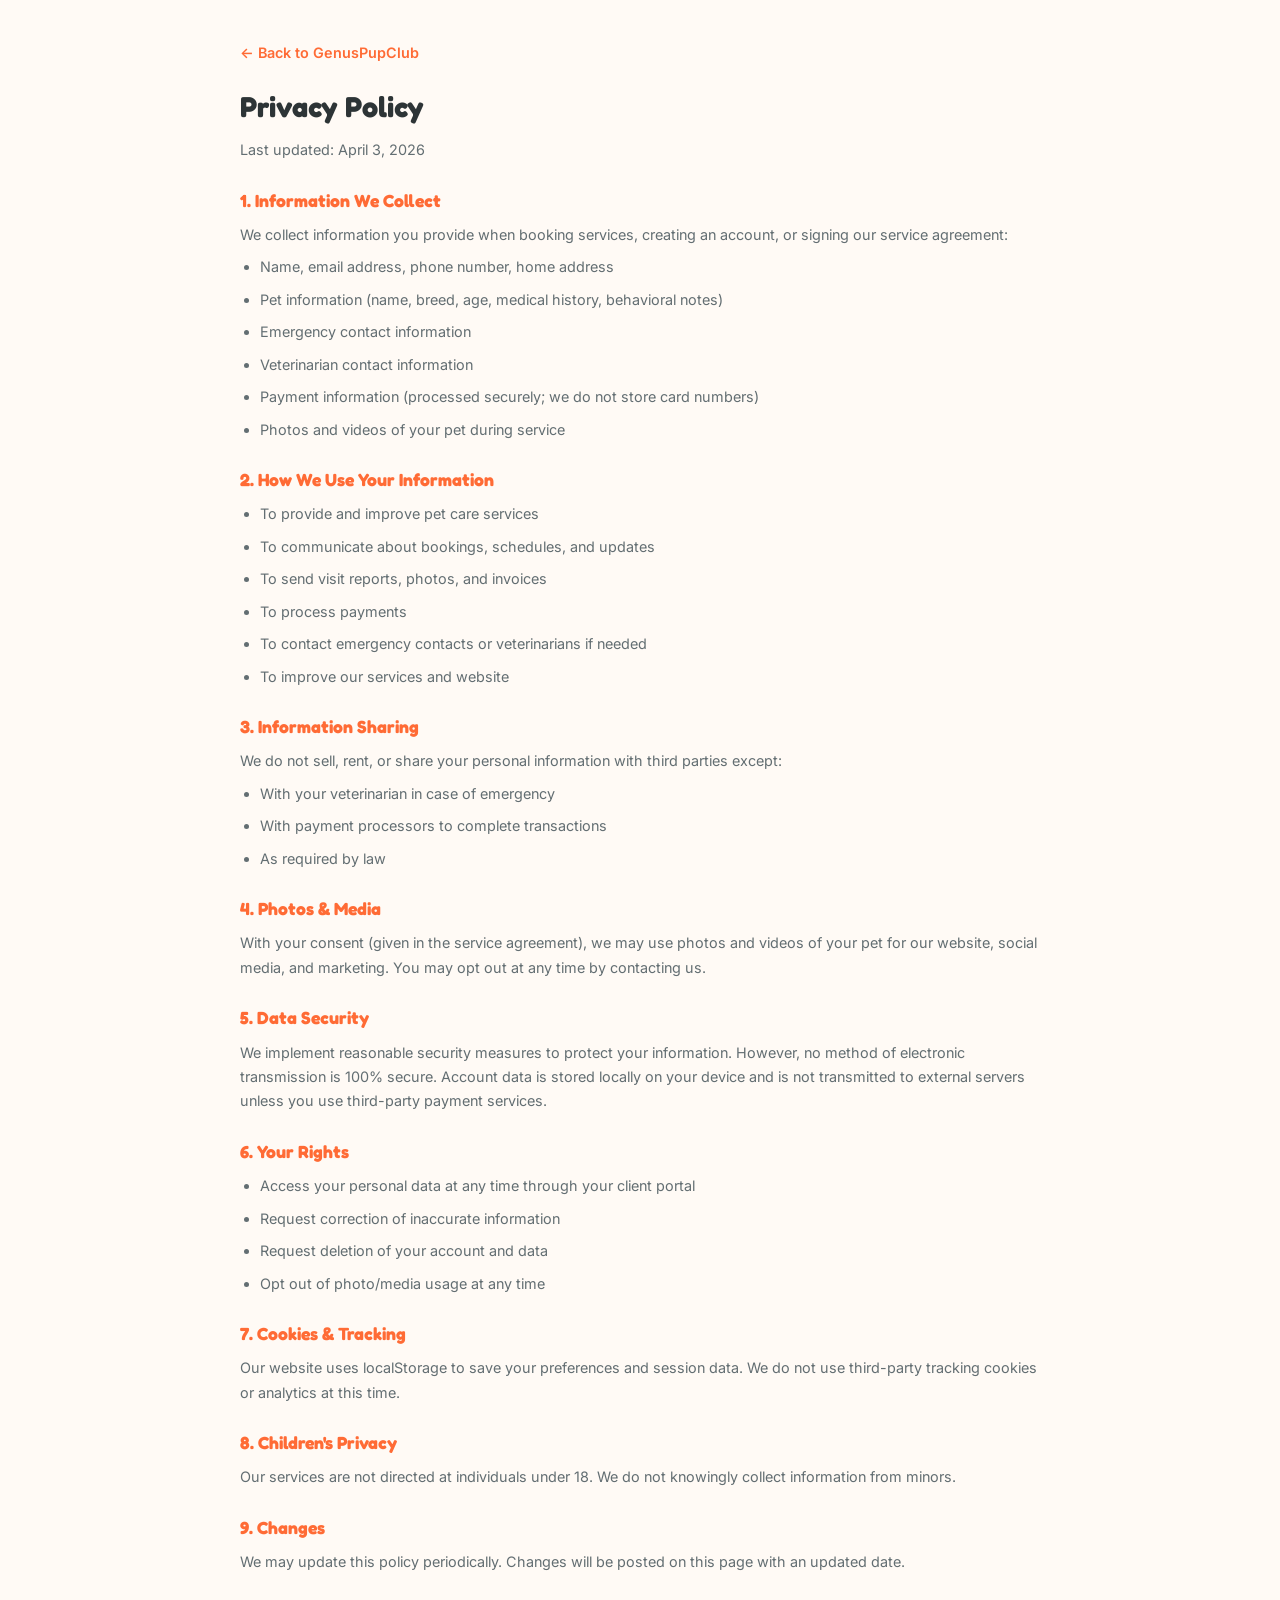
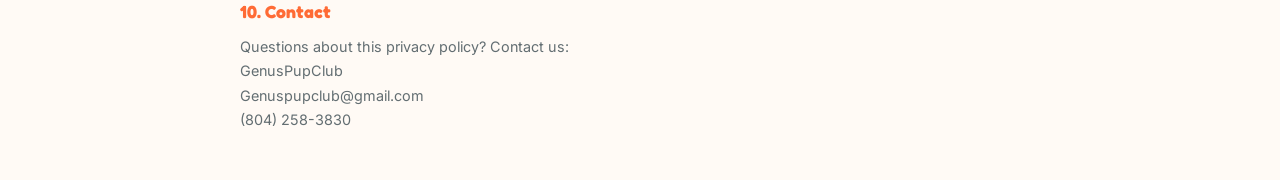
<file: privacy.html>
<!DOCTYPE html>
<html lang="en">
<head>
    <meta charset="UTF-8">
    <meta name="viewport" content="width=device-width, initial-scale=1.0">
    <title>GenusPupClub — Privacy Policy</title>
    <link href="https://fonts.googleapis.com/css2?family=Fredoka:wght@400;500;600;700&family=Inter:wght@400;500;600;700&display=swap" rel="stylesheet">
    <link rel="stylesheet" href="style.css">
    <style>body{padding:40px 24px;background:var(--bg)}.legal{max-width:800px;margin:0 auto}.legal h1{font-family:'Fredoka',sans-serif;font-size:1.8rem;margin-bottom:8px}.legal h2{font-family:'Fredoka',sans-serif;font-size:1.1rem;margin:24px 0 8px;color:var(--primary)}.legal p,.legal li{font-size:.9rem;line-height:1.7;color:#636E72;margin-bottom:8px}.legal ul{margin-left:20px}.back{display:inline-block;margin-bottom:20px;color:var(--primary);text-decoration:none;font-weight:600;font-size:.9rem}</style>
</head>
<body>
<div class="legal">
    <a href="index.html" class="back">← Back to GenusPupClub</a>
    <h1>Privacy Policy</h1>
    <p>Last updated: April 3, 2026</p>

    <h2>1. Information We Collect</h2>
    <p>We collect information you provide when booking services, creating an account, or signing our service agreement:</p>
    <ul>
        <li>Name, email address, phone number, home address</li>
        <li>Pet information (name, breed, age, medical history, behavioral notes)</li>
        <li>Emergency contact information</li>
        <li>Veterinarian contact information</li>
        <li>Payment information (processed securely; we do not store card numbers)</li>
        <li>Photos and videos of your pet during service</li>
    </ul>

    <h2>2. How We Use Your Information</h2>
    <ul>
        <li>To provide and improve pet care services</li>
        <li>To communicate about bookings, schedules, and updates</li>
        <li>To send visit reports, photos, and invoices</li>
        <li>To process payments</li>
        <li>To contact emergency contacts or veterinarians if needed</li>
        <li>To improve our services and website</li>
    </ul>

    <h2>3. Information Sharing</h2>
    <p>We do not sell, rent, or share your personal information with third parties except:</p>
    <ul>
        <li>With your veterinarian in case of emergency</li>
        <li>With payment processors to complete transactions</li>
        <li>As required by law</li>
    </ul>

    <h2>4. Photos & Media</h2>
    <p>With your consent (given in the service agreement), we may use photos and videos of your pet for our website, social media, and marketing. You may opt out at any time by contacting us.</p>

    <h2>5. Data Security</h2>
    <p>We implement reasonable security measures to protect your information. However, no method of electronic transmission is 100% secure. Account data is stored locally on your device and is not transmitted to external servers unless you use third-party payment services.</p>

    <h2>6. Your Rights</h2>
    <ul>
        <li>Access your personal data at any time through your client portal</li>
        <li>Request correction of inaccurate information</li>
        <li>Request deletion of your account and data</li>
        <li>Opt out of photo/media usage at any time</li>
    </ul>

    <h2>7. Cookies & Tracking</h2>
    <p>Our website uses localStorage to save your preferences and session data. We do not use third-party tracking cookies or analytics at this time.</p>

    <h2>8. Children's Privacy</h2>
    <p>Our services are not directed at individuals under 18. We do not knowingly collect information from minors.</p>

    <h2>9. Changes</h2>
    <p>We may update this policy periodically. Changes will be posted on this page with an updated date.</p>

    <h2>10. Contact</h2>
    <p>Questions about this privacy policy? Contact us:<br>GenusPupClub<br>Genuspupclub@gmail.com<br>(804) 258-3830</p>
</div>
</body>
</html>
</file>
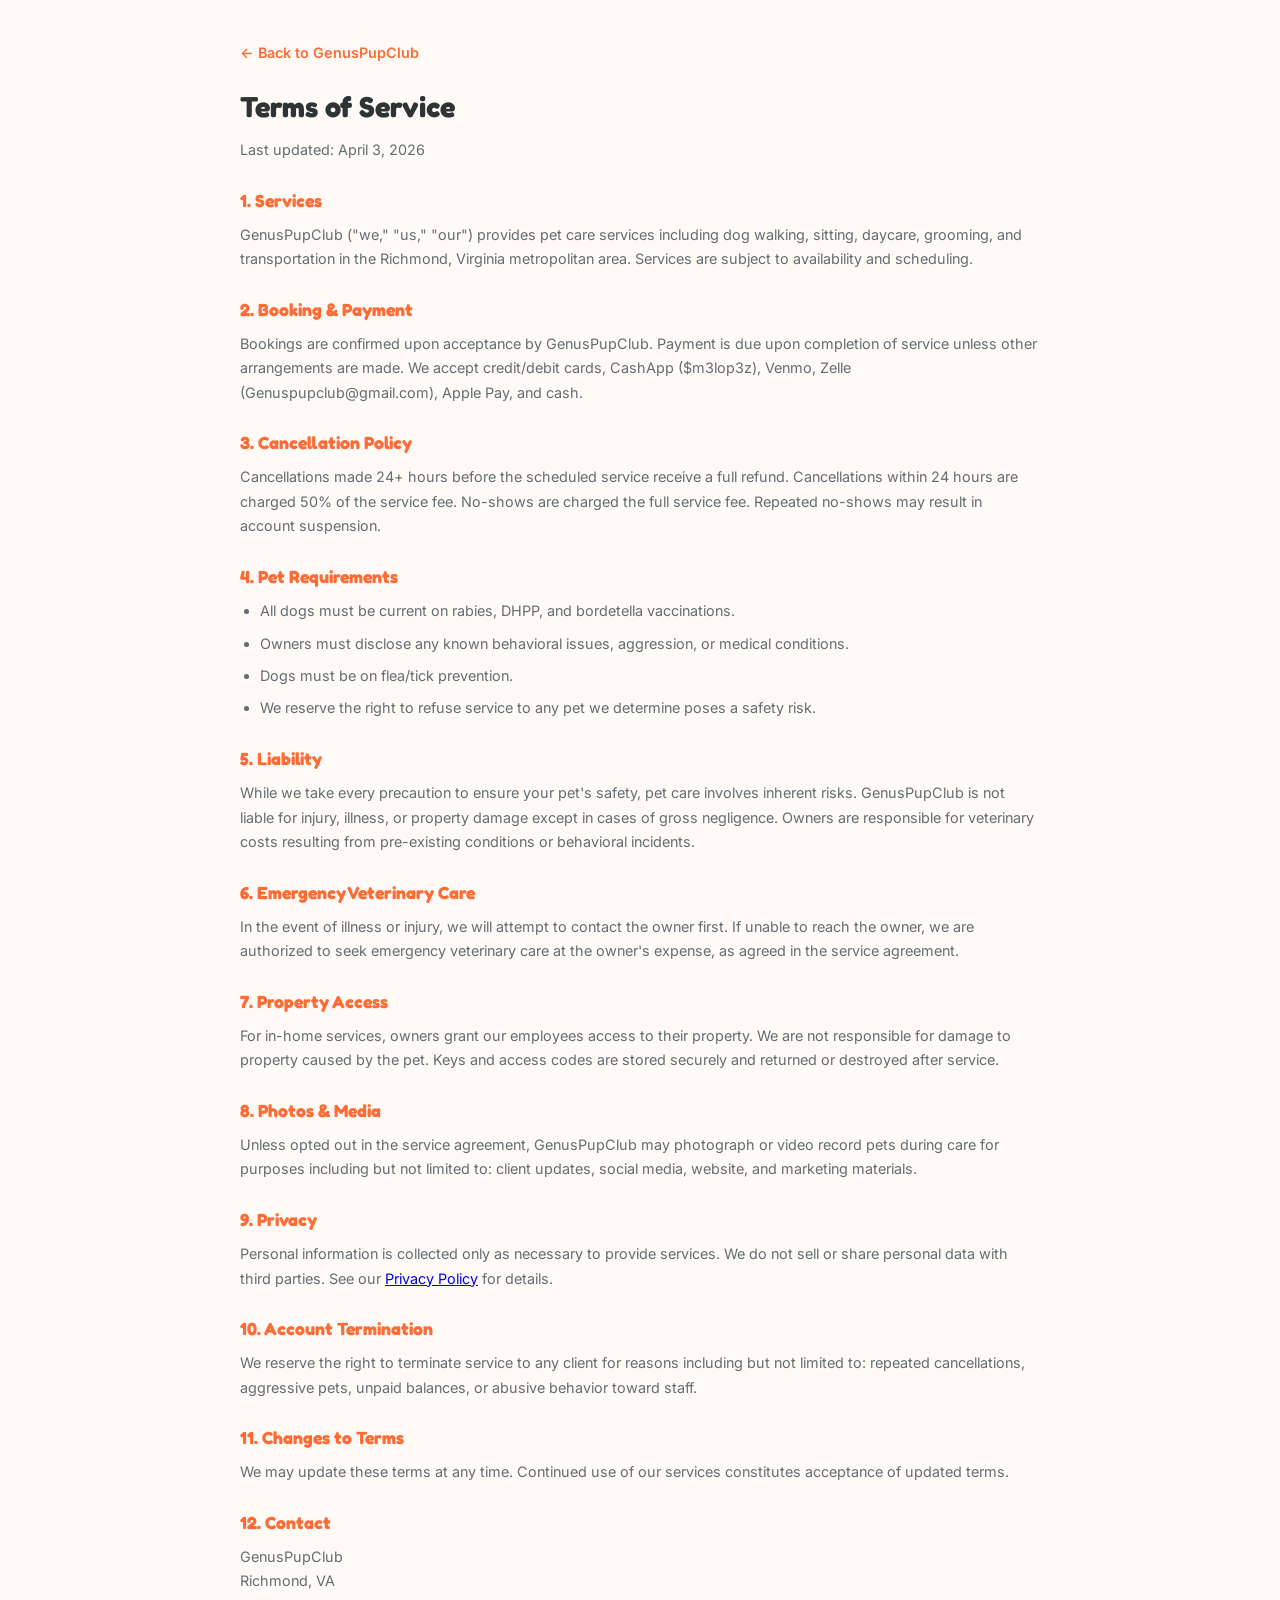
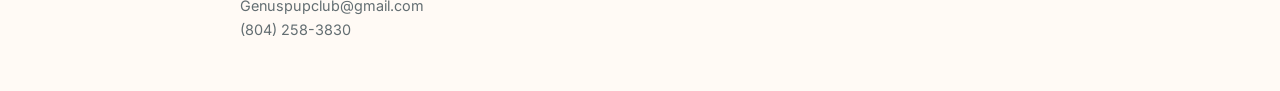
<file: terms.html>
<!DOCTYPE html>
<html lang="en">
<head>
    <meta charset="UTF-8">
    <meta name="viewport" content="width=device-width, initial-scale=1.0">
    <title>GenusPupClub — Terms of Service</title>
    <link href="https://fonts.googleapis.com/css2?family=Fredoka:wght@400;500;600;700&family=Inter:wght@400;500;600;700&display=swap" rel="stylesheet">
    <link rel="stylesheet" href="style.css">
    <style>body{padding:40px 24px;background:var(--bg)}.legal{max-width:800px;margin:0 auto}.legal h1{font-family:'Fredoka',sans-serif;font-size:1.8rem;margin-bottom:8px}.legal h2{font-family:'Fredoka',sans-serif;font-size:1.1rem;margin:24px 0 8px;color:var(--primary)}.legal p,.legal li{font-size:.9rem;line-height:1.7;color:#636E72;margin-bottom:8px}.legal ul{margin-left:20px}.back{display:inline-block;margin-bottom:20px;color:var(--primary);text-decoration:none;font-weight:600;font-size:.9rem}</style>
</head>
<body>
<div class="legal">
    <a href="index.html" class="back">← Back to GenusPupClub</a>
    <h1>Terms of Service</h1>
    <p>Last updated: April 3, 2026</p>

    <h2>1. Services</h2>
    <p>GenusPupClub ("we," "us," "our") provides pet care services including dog walking, sitting, daycare, grooming, and transportation in the Richmond, Virginia metropolitan area. Services are subject to availability and scheduling.</p>

    <h2>2. Booking & Payment</h2>
    <p>Bookings are confirmed upon acceptance by GenusPupClub. Payment is due upon completion of service unless other arrangements are made. We accept credit/debit cards, CashApp ($m3lop3z), Venmo, Zelle (Genuspupclub@gmail.com), Apple Pay, and cash.</p>

    <h2>3. Cancellation Policy</h2>
    <p>Cancellations made 24+ hours before the scheduled service receive a full refund. Cancellations within 24 hours are charged 50% of the service fee. No-shows are charged the full service fee. Repeated no-shows may result in account suspension.</p>

    <h2>4. Pet Requirements</h2>
    <ul>
        <li>All dogs must be current on rabies, DHPP, and bordetella vaccinations.</li>
        <li>Owners must disclose any known behavioral issues, aggression, or medical conditions.</li>
        <li>Dogs must be on flea/tick prevention.</li>
        <li>We reserve the right to refuse service to any pet we determine poses a safety risk.</li>
    </ul>

    <h2>5. Liability</h2>
    <p>While we take every precaution to ensure your pet's safety, pet care involves inherent risks. GenusPupClub is not liable for injury, illness, or property damage except in cases of gross negligence. Owners are responsible for veterinary costs resulting from pre-existing conditions or behavioral incidents.</p>

    <h2>6. Emergency Veterinary Care</h2>
    <p>In the event of illness or injury, we will attempt to contact the owner first. If unable to reach the owner, we are authorized to seek emergency veterinary care at the owner's expense, as agreed in the service agreement.</p>

    <h2>7. Property Access</h2>
    <p>For in-home services, owners grant our employees access to their property. We are not responsible for damage to property caused by the pet. Keys and access codes are stored securely and returned or destroyed after service.</p>

    <h2>8. Photos & Media</h2>
    <p>Unless opted out in the service agreement, GenusPupClub may photograph or video record pets during care for purposes including but not limited to: client updates, social media, website, and marketing materials.</p>

    <h2>9. Privacy</h2>
    <p>Personal information is collected only as necessary to provide services. We do not sell or share personal data with third parties. See our <a href="privacy.html">Privacy Policy</a> for details.</p>

    <h2>10. Account Termination</h2>
    <p>We reserve the right to terminate service to any client for reasons including but not limited to: repeated cancellations, aggressive pets, unpaid balances, or abusive behavior toward staff.</p>

    <h2>11. Changes to Terms</h2>
    <p>We may update these terms at any time. Continued use of our services constitutes acceptance of updated terms.</p>

    <h2>12. Contact</h2>
    <p>GenusPupClub<br>Richmond, VA<br>Genuspupclub@gmail.com<br>(804) 258-3830</p>
</div>
</body>
</html>
</file>
<file: style.css>
/* ============================================
   GenusPupClub — Premium Dog Sitting
   Warm, playful, trustworthy
   ============================================ */

:root {
    --primary: #FF6B35;
    --primary-dark: #E55A2B;
    --primary-light: #FF8A5C;
    --secondary: #2D3436;
    --accent: #00B894;
    --accent-light: #55EFC4;
    --warm: #FFEAA7;
    --warm-dark: #FDCB6E;
    --bg: #FFFAF5;
    --bg-alt: #FFF5EB;
    --text: #2D3436;
    --text-light: #636E72;
    --text-muted: #B2BEC3;
    --white: #FFFFFF;
    --shadow: rgba(45, 52, 54, 0.08);
    --shadow-lg: rgba(45, 52, 54, 0.12);
    --radius: 16px;
    --radius-sm: 10px;
    --radius-lg: 24px;
    --font-display: 'Fredoka', sans-serif;
    --font-body: 'Inter', sans-serif;
    --transition: 0.3s cubic-bezier(0.4, 0, 0.2, 1);
}

/* ---- CUSTOM SCROLLBAR ---- */
::-webkit-scrollbar { width: 10px; height: 10px; }
::-webkit-scrollbar-track { background: #1a1a1a; border-radius: 10px; }
::-webkit-scrollbar-thumb { background: linear-gradient(180deg, var(--primary, #FF6B35), var(--primary-dark, #E55A2B)); border-radius: 10px; border: 2px solid #1a1a1a; }
::-webkit-scrollbar-thumb:hover { background: linear-gradient(180deg, var(--primary-dark, #E55A2B), #D04A1A); }
::-webkit-scrollbar-corner { background: #1a1a1a; }
* { scrollbar-width: thin; scrollbar-color: var(--primary, #FF6B35) #1a1a1a; }

*, *::before, *::after { box-sizing: border-box; margin: 0; padding: 0; }

html { scroll-behavior: smooth; scroll-padding-top: 80px; }

body {
    font-family: var(--font-body);
    color: var(--text);
    background: var(--bg);
    line-height: 1.6;
    -webkit-font-smoothing: antialiased;
}

.container { max-width: 1200px; margin: 0 auto; padding: 0 24px; }

/* ---- NAV ---- */
.nav {
    position: fixed; top: 0; left: 0; right: 0; z-index: 100;
    background: rgba(255, 250, 245, 0.95);
    backdrop-filter: blur(12px);
    border-bottom: 1px solid rgba(0,0,0,0.05);
    transition: var(--transition);
}
.nav.scrolled { box-shadow: 0 2px 20px var(--shadow); }
.nav-inner {
    max-width: 1200px; margin: 0 auto; padding: 0 24px;
    display: flex; align-items: center; justify-content: space-between;
    height: 72px;
}
.logo { display: flex; align-items: center; gap: 8px; text-decoration: none; color: var(--text); }
.logo-icon { font-size: 1.8rem; }
.logo-text { font-family: var(--font-display); font-size: 1.3rem; font-weight: 500; }
.logo-text strong { color: var(--primary); font-weight: 700; }
.nav-links { display: flex; align-items: center; gap: 28px; }
.nav-links a {
    text-decoration: none; color: var(--text-light); font-weight: 500; font-size: 0.95rem;
    transition: var(--transition); position: relative;
}
.nav-links a:hover { color: var(--primary); }
.nav-links a::after {
    content: ''; position: absolute; bottom: -4px; left: 0; width: 0; height: 2px;
    background: var(--primary); transition: var(--transition); border-radius: 1px;
}
.nav-links a:hover::after { width: 100%; }
.nav-toggle { display: none; background: none; border: none; font-size: 1.5rem; cursor: pointer; color: var(--text); }

/* ---- BUTTONS ---- */
.btn {
    display: inline-flex; align-items: center; justify-content: center; gap: 8px;
    padding: 12px 28px; border-radius: var(--radius-sm); font-weight: 600;
    font-size: 0.95rem; text-decoration: none; cursor: pointer; border: 2px solid transparent;
    transition: var(--transition); font-family: var(--font-body);
}
.btn-primary { background: var(--primary); color: var(--white); border-color: var(--primary); }
.btn-primary:hover { background: var(--primary-dark); border-color: var(--primary-dark); transform: translateY(-2px); box-shadow: 0 6px 20px rgba(255, 107, 53, 0.3); }
.btn-outline { background: transparent; color: var(--primary); border-color: var(--primary); }
.btn-outline:hover { background: var(--primary); color: var(--white); transform: translateY(-2px); }
.btn-nav { padding: 8px 20px; font-size: 0.88rem; border-radius: 50px; }
.btn-lg { padding: 16px 36px; font-size: 1.05rem; border-radius: var(--radius); }
.btn-full { width: 100%; }

/* ---- HERO ---- */
.hero {
    min-height: 90vh; display: flex; align-items: center; padding: 100px 24px 60px;
    max-width: 1200px; margin: 0 auto; position: relative; overflow: hidden;
}
.hero-content { flex: 1; max-width: 600px; }
.hero-badge {
    display: inline-block; padding: 8px 20px; border-radius: 50px;
    background: var(--warm); color: var(--primary-dark); font-weight: 600;
    font-size: 0.88rem; margin-bottom: 24px; letter-spacing: 0.3px;
    box-shadow: 0 2px 8px rgba(253, 203, 110, 0.3);
}
.hero h1 { font-family: var(--font-display); font-size: clamp(2.4rem, 5vw, 3.6rem); line-height: 1.15; margin-bottom: 20px; color: var(--secondary); }
.highlight { color: var(--primary); position: relative; }
.hero-sub { font-size: 1.15rem; color: var(--text-light); margin-bottom: 32px; max-width: 500px; }
.hero-actions { display: flex; gap: 16px; flex-wrap: wrap; margin-bottom: 40px; }
.hero-trust { display: flex; gap: 32px; }
.trust-item { text-align: center; }
.trust-item strong { display: block; font-size: 1.8rem; font-family: var(--font-display); color: var(--primary); font-weight: 700; }
.trust-item span { font-size: 0.8rem; color: var(--text-muted); text-transform: uppercase; letter-spacing: 0.5px; font-weight: 500; }
.hero-trust { display: flex; gap: 40px; padding-top: 8px; }

.hero-visual { flex: 1; position: relative; min-height: 420px; display: flex; align-items: center; justify-content: center; }
.hero-blob {
    width: 420px; height: 420px; border-radius: 50%; background: linear-gradient(135deg, #FFECD2 0%, #FCB69F 100%);
    opacity: 0.4; position: absolute; animation: blobFloat 6s ease-in-out infinite;
    right: -40px; top: 50%; transform: translateY(-50%);
}
.hero-paw { position: absolute; font-size: 5rem; animation: pawBounce 3s ease-in-out infinite; filter: drop-shadow(0 4px 8px rgba(0,0,0,0.1)); }
.paw-1 { top: 15%; left: 15%; animation-delay: 0s; font-size: 4.5rem; }
.paw-2 { top: 35%; right: 10%; animation-delay: 1s; font-size: 6.5rem; }
.paw-3 { bottom: 15%; left: 30%; animation-delay: 2s; font-size: 5rem; }

.hero-dog-img {
    width: 380px; height: 380px; object-fit: cover; border-radius: 50%;
    position: relative; z-index: 2; box-shadow: 0 12px 40px rgba(255, 107, 53, 0.15);
    border: 4px solid rgba(255, 255, 255, 0.8);
    animation: heroFloat 4s ease-in-out infinite;
}
@keyframes blobFloat { 0%, 100% { transform: translateY(-50%) scale(1) rotate(0deg); } 50% { transform: translateY(-50%) scale(1.05) rotate(5deg); } }
@keyframes heroFloat { 0%, 100% { transform: translateY(0); } 50% { transform: translateY(-12px); } }

/* ---- SECTIONS ---- */
.section { padding: 80px 0; }
.section-alt { background: var(--bg-alt); }
.section-header { text-align: center; max-width: 600px; margin: 0 auto 48px; }
.section-tag {
    display: inline-block; padding: 4px 14px; border-radius: 50px;
    background: var(--warm); color: var(--primary-dark); font-weight: 600;
    font-size: 0.82rem; margin-bottom: 12px; text-transform: uppercase; letter-spacing: 0.5px;
}
.section-header h2 { font-family: var(--font-display); font-size: clamp(1.8rem, 3.5vw, 2.4rem); margin-bottom: 12px; }
.section-header p { color: var(--text-light); font-size: 1.05rem; }

/* ---- SERVICES ---- */
.services-grid { display: grid; grid-template-columns: repeat(auto-fill, minmax(340px, 1fr)); gap: 24px; }
.service-card {
    background: var(--white); border-radius: var(--radius); padding: 32px;
    box-shadow: 0 2px 12px var(--shadow); transition: var(--transition); position: relative;
    border: 2px solid transparent;
}
.service-card:hover { transform: translateY(-4px); box-shadow: 0 8px 30px var(--shadow-lg); }
.service-card.featured { border-color: var(--primary); }
.service-badge {
    position: absolute; top: -12px; right: 20px; background: var(--primary);
    color: var(--white); padding: 4px 14px; border-radius: 50px; font-size: 0.78rem; font-weight: 600;
}
.service-icon { font-size: 2.4rem; margin-bottom: 16px; }
.service-img {
    width: 100%; height: 180px; object-fit: cover; border-radius: 12px;
    margin-bottom: 16px;
}
.service-card h3 { font-family: var(--font-display); font-size: 1.25rem; margin-bottom: 10px; }
.service-card p { color: var(--text-light); font-size: 0.92rem; margin-bottom: 16px; }
.service-features { list-style: none; }
.service-features li {
    padding: 6px 0; font-size: 0.88rem; color: var(--text-light);
    display: flex; align-items: center; gap: 8px;
}
.service-features li::before { content: '\2713'; color: var(--accent); font-weight: 700; }

/* ---- ABOUT ---- */
.about-grid { display: grid; grid-template-columns: 1.2fr 0.8fr; gap: 48px; align-items: center; }
.about-content h2 { font-family: var(--font-display); font-size: clamp(1.8rem, 3vw, 2.2rem); margin-bottom: 16px; }
.about-content p { color: var(--text-light); margin-bottom: 16px; font-size: 1rem; }
.about-features { display: grid; gap: 16px; margin-top: 24px; }
.about-feature { display: flex; gap: 12px; align-items: flex-start; }
.feature-check {
    width: 28px; height: 28px; border-radius: 50%; background: var(--accent);
    color: var(--white); display: flex; align-items: center; justify-content: center;
    font-size: 0.85rem; font-weight: 700; flex-shrink: 0;
}
.about-feature strong { display: block; font-size: 0.95rem; margin-bottom: 2px; }
.about-feature p { font-size: 0.85rem; color: var(--text-muted); margin: 0; }
.about-visual { display: flex; justify-content: center; }
.about-card {
    background: linear-gradient(135deg, var(--primary) 0%, var(--primary-dark) 100%);
    color: var(--white); border-radius: var(--radius-lg); padding: 48px 36px;
    text-align: center; max-width: 320px; box-shadow: 0 12px 40px rgba(255, 107, 53, 0.25);
}
.about-emoji { font-size: 4rem; margin-bottom: 16px; }
.about-card p { font-family: var(--font-display); font-size: 1.3rem; font-weight: 500; line-height: 1.4; }

/* ---- PRICING ---- */
.pricing-grid { display: grid; grid-template-columns: repeat(auto-fill, minmax(260px, 1fr)); gap: 24px; }
.price-card {
    background: var(--white); border-radius: var(--radius); padding: 32px;
    text-align: center; box-shadow: 0 2px 12px var(--shadow); transition: var(--transition);
    border: 2px solid transparent; position: relative;
}
.price-card:hover { transform: translateY(-4px); box-shadow: 0 8px 30px var(--shadow-lg); }
.price-card.popular { border-color: var(--primary); }
.popular-badge {
    position: absolute; top: -12px; left: 50%; transform: translateX(-50%);
    background: var(--primary); color: var(--white); padding: 4px 18px;
    border-radius: 50px; font-size: 0.78rem; font-weight: 600;
}
.price-card h3 { font-family: var(--font-display); font-size: 1.15rem; margin-bottom: 8px; }
.price { font-family: var(--font-display); font-size: 2.8rem; font-weight: 700; color: var(--primary); }
.price span { font-size: 1rem; color: var(--text-muted); font-weight: 400; }
.price-desc { color: var(--text-muted); font-size: 0.88rem; margin-bottom: 20px; }
.price-card ul { list-style: none; text-align: left; margin-bottom: 24px; }
.price-card li { padding: 8px 0; font-size: 0.9rem; color: var(--text-light); border-bottom: 1px solid rgba(0,0,0,0.04); display: flex; gap: 8px; }
.price-card li::before { content: '\2713'; color: var(--accent); font-weight: 700; }
.pricing-note { text-align: center; color: var(--text-muted); font-size: 0.88rem; margin-top: 24px; }

/* ---- REVIEWS ---- */
.reviews-grid { display: grid; grid-template-columns: repeat(auto-fill, minmax(280px, 1fr)); gap: 24px; }
.review-card {
    background: var(--white); border-radius: var(--radius); padding: 28px;
    box-shadow: 0 2px 12px var(--shadow);
}
.review-stars { color: var(--warm-dark); font-size: 1.2rem; margin-bottom: 12px; letter-spacing: 2px; }
.review-card p { font-size: 0.95rem; color: var(--text-light); font-style: italic; margin-bottom: 16px; line-height: 1.6; }
.reviewer strong { display: block; font-size: 0.92rem; }
.reviewer span { font-size: 0.82rem; color: var(--text-muted); }

/* ---- HOW IT WORKS ---- */
.steps-grid { display: flex; align-items: center; justify-content: center; gap: 16px; flex-wrap: wrap; }
.step {
    background: var(--white); border-radius: var(--radius); padding: 32px;
    text-align: center; max-width: 280px; box-shadow: 0 2px 12px var(--shadow);
}
.step-num {
    width: 48px; height: 48px; border-radius: 50%; background: var(--primary);
    color: var(--white); font-family: var(--font-display); font-size: 1.4rem;
    font-weight: 700; display: flex; align-items: center; justify-content: center;
    margin: 0 auto 16px;
}
.step h3 { font-family: var(--font-display); margin-bottom: 8px; }
.step p { font-size: 0.9rem; color: var(--text-light); }
.step-arrow { font-size: 1.5rem; color: var(--primary); font-weight: 700; }

/* ---- FAQ ---- */
.faq-list { max-width: 700px; margin: 0 auto; }
.faq-item { border-bottom: 1px solid rgba(0,0,0,0.06); }
.faq-q {
    width: 100%; display: flex; justify-content: space-between; align-items: center;
    padding: 20px 0; background: none; border: none; cursor: pointer;
    font-size: 1rem; font-weight: 600; color: var(--text); text-align: left;
    font-family: var(--font-body);
}
.faq-q:hover { color: var(--primary); }
.faq-arrow { transition: var(--transition); font-size: 0.8rem; }
.faq-item.open .faq-arrow { transform: rotate(180deg); }
.faq-a { max-height: 0; overflow: hidden; transition: max-height 0.4s ease; }
.faq-item.open .faq-a { max-height: 300px; }
.faq-a p { padding: 0 0 20px; color: var(--text-light); font-size: 0.95rem; line-height: 1.7; }

/* ---- BOOKING / CTA ---- */
.cta-section { background: linear-gradient(135deg, var(--secondary) 0%, #1a1a2e 100%); color: var(--white); }
.cta-content { max-width: 700px; margin: 0 auto; text-align: center; }
.cta-content h2 { font-family: var(--font-display); font-size: clamp(1.8rem, 3.5vw, 2.4rem); margin-bottom: 16px; }
.cta-content p { color: rgba(255,255,255,0.7); margin-bottom: 32px; font-size: 1.05rem; }
.booking-form { text-align: left; }
.form-row { display: grid; grid-template-columns: 1fr 1fr; gap: 12px; margin-bottom: 12px; }
.booking-form input, .booking-form select, .booking-form textarea {
    width: 100%; padding: 14px 16px; border-radius: var(--radius-sm);
    border: 2px solid rgba(255,255,255,0.1); background: rgba(255,255,255,0.06);
    color: var(--white); font-size: 0.95rem; font-family: var(--font-body);
    transition: var(--transition); outline: none;
}
.booking-form input::placeholder, .booking-form textarea::placeholder { color: rgba(255,255,255,0.35); }
.booking-form input:focus, .booking-form select:focus, .booking-form textarea:focus { border-color: var(--primary); background: rgba(255,255,255,0.1); }
.booking-form textarea { margin-bottom: 16px; resize: vertical; }
.booking-form select option { background: var(--secondary); color: var(--white); }

/* ---- FOOTER ---- */
.footer { background: var(--secondary); color: rgba(255,255,255,0.8); padding: 60px 0 24px; }
.footer-grid { display: grid; grid-template-columns: 1.5fr 1fr 1fr 1fr; gap: 32px; margin-bottom: 40px; }
.footer-brand p { font-size: 0.9rem; margin-top: 12px; opacity: 0.6; line-height: 1.6; }
.footer-brand .logo { margin-bottom: 8px; }
.footer-brand .logo-text { color: var(--white); }
.footer-links h4 { color: var(--white); font-family: var(--font-display); margin-bottom: 16px; font-size: 1rem; }
.footer-links a { display: block; color: rgba(255,255,255,0.5); text-decoration: none; padding: 4px 0; font-size: 0.9rem; transition: var(--transition); }
.footer-links a:hover { color: var(--primary-light); }
.footer-bottom { border-top: 1px solid rgba(255,255,255,0.08); padding-top: 20px; text-align: center; font-size: 0.85rem; opacity: 0.4; }

/* ---- MOBILE ---- */
@media (max-width: 768px) {
    .nav-links { display: none; position: absolute; top: 72px; left: 0; right: 0; background: var(--bg); flex-direction: column; padding: 20px; gap: 16px; box-shadow: 0 8px 30px var(--shadow-lg); }
    .nav-links.open { display: flex; }
    .nav-toggle { display: block; }
    .hero { flex-direction: column; min-height: auto; padding: 100px 24px 40px; }
    .hero-visual { min-height: 200px; }
    .hero-trust { gap: 20px; }
    .about-grid { grid-template-columns: 1fr; }
    .about-visual { order: -1; }
    .footer-grid { grid-template-columns: 1fr 1fr; gap: 24px; }
    .form-row { grid-template-columns: 1fr; }
    .steps-grid { flex-direction: column; }
    .step-arrow { transform: rotate(90deg); }
    .services-grid { grid-template-columns: 1fr; }
}
</file>
